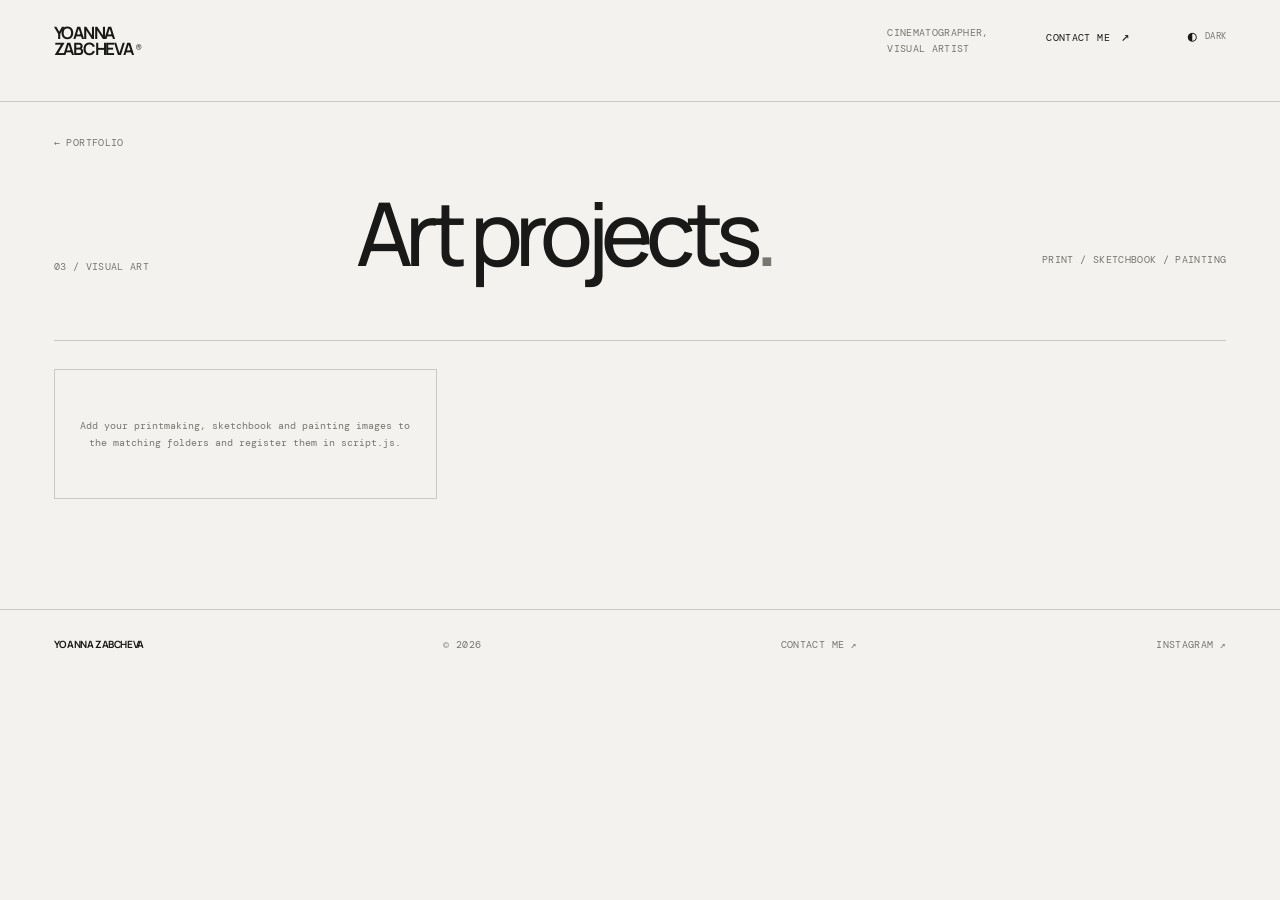
<file: drawings/index.html>
<!doctype html><html lang="en" data-theme="light"><head><meta charset="utf-8"><meta name="viewport" content="width=device-width,initial-scale=1"><meta name="theme-color" content="#f3f2ee"><title>Art projects — Yoanna Zabcheva</title><link rel="preconnect" href="https://fonts.googleapis.com"><link rel="preconnect" href="https://fonts.gstatic.com" crossorigin><link href="https://fonts.googleapis.com/css2?family=DM+Mono:wght@400;500&family=Manrope:wght@400;500;600;700&display=swap" rel="stylesheet"><link rel="stylesheet" href="../style.css"><script>try{document.documentElement.dataset.theme=localStorage.getItem('yz-theme')||'light'}catch(e){}</script></head><body data-page="art"><header class="site-header"><a class="wordmark" href="../" aria-label="Yoanna Zabcheva, home">YOANNA<br>ZABCHEVA<span>®</span></a><div class="header-right"><span class="descriptor">CINEMATOGRAPHER,<br>VISUAL ARTIST</span><a class="contact-link" href="../#contact">CONTACT ME <span>↗</span></a><button class="theme-toggle" type="button" aria-label="Switch theme"><span class="theme-icon">◐</span><span class="theme-label">DARK</span></button></div></header><main><div class="page-intro"><a class="back-link" href="../">← PORTFOLIO</a><div class="page-title-row"><span class="eyebrow">03 / VISUAL ART</span><h1>Art projects<span>.</span></h1><span class="page-index">PRINT / SKETCHBOOK / PAINTING</span></div></div><div class="filter-bar" id="filter-bar" aria-label="Filter collection"></div><section class="image-grid" id="image-grid" aria-label="Art projects gallery"></section></main><footer class="site-footer"><a href="../">YOANNA ZABCHEVA</a><span>© 2026</span><a href="../#contact">CONTACT ME ↗</a><a href="https://www.instagram.com/sminduh_/" target="_blank" rel="noopener noreferrer">INSTAGRAM ↗</a></footer><script src="../script.js"></script></body></html>
</file>
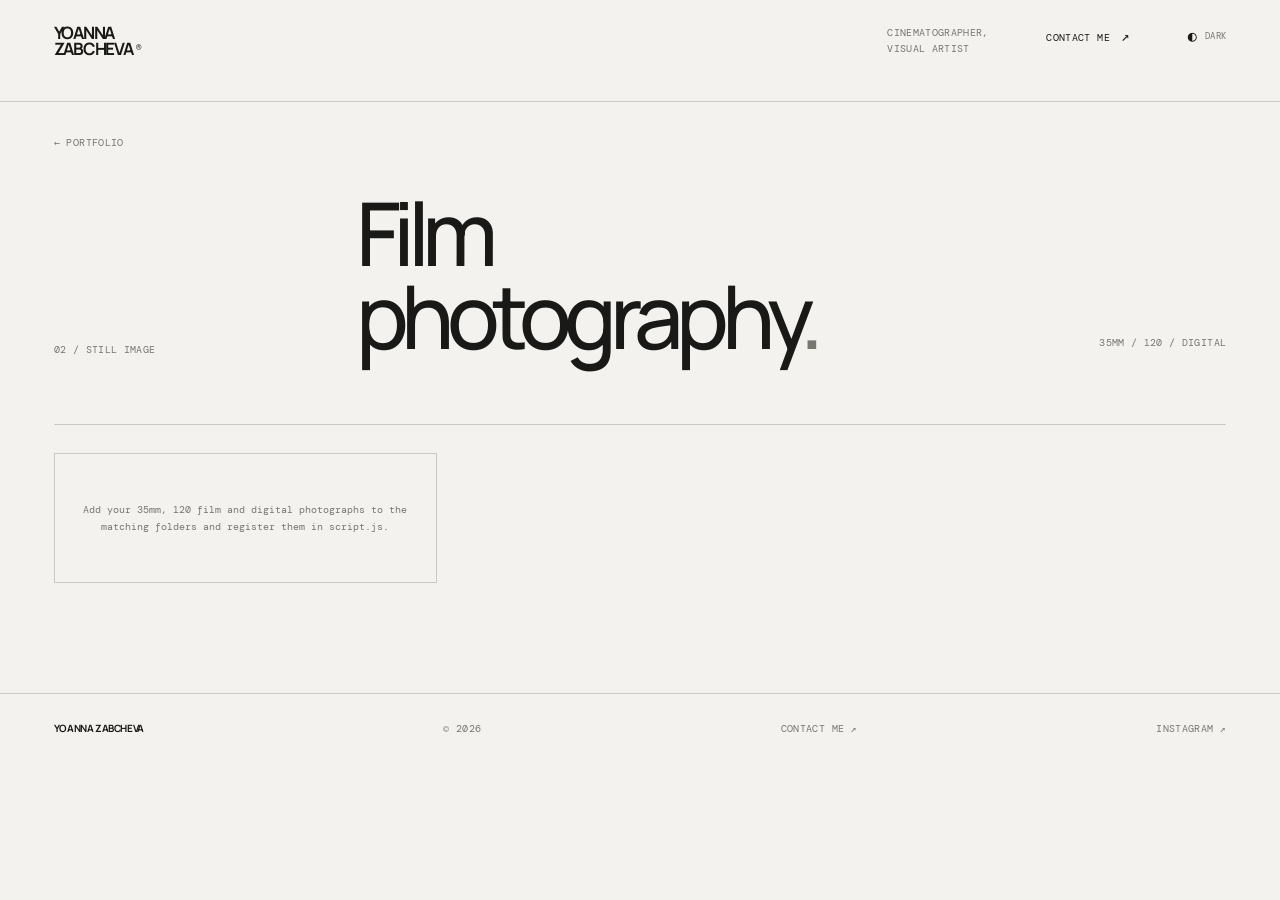
<file: film-photography/index.html>
<!doctype html><html lang="en" data-theme="light"><head><meta charset="utf-8"><meta name="viewport" content="width=device-width,initial-scale=1"><meta name="theme-color" content="#f3f2ee"><title>Film photography — Yoanna Zabcheva</title><link rel="preconnect" href="https://fonts.googleapis.com"><link rel="preconnect" href="https://fonts.gstatic.com" crossorigin><link href="https://fonts.googleapis.com/css2?family=DM+Mono:wght@400;500&family=Manrope:wght@400;500;600;700&display=swap" rel="stylesheet"><link rel="stylesheet" href="../style.css"><script>try{document.documentElement.dataset.theme=localStorage.getItem('yz-theme')||'light'}catch(e){}</script></head><body data-page="photos"><header class="site-header"><a class="wordmark" href="../" aria-label="Yoanna Zabcheva, home">YOANNA<br>ZABCHEVA<span>®</span></a><div class="header-right"><span class="descriptor">CINEMATOGRAPHER,<br>VISUAL ARTIST</span><a class="contact-link" href="../#contact">CONTACT ME <span>↗</span></a><button class="theme-toggle" type="button" aria-label="Switch theme"><span class="theme-icon">◐</span><span class="theme-label">DARK</span></button></div></header><main><div class="page-intro"><a class="back-link" href="../">← PORTFOLIO</a><div class="page-title-row"><span class="eyebrow">02 / STILL IMAGE</span><h1>Film photography<span>.</span></h1><span class="page-index">35MM / 120 / DIGITAL</span></div></div><div class="filter-bar" id="filter-bar" aria-label="Filter collection"></div><section class="image-grid" id="image-grid" aria-label="Film photography gallery"></section></main><footer class="site-footer"><a href="../">YOANNA ZABCHEVA</a><span>© 2026</span><a href="../#contact">CONTACT ME ↗</a><a href="https://www.instagram.com/sminduh_/" target="_blank" rel="noopener noreferrer">INSTAGRAM ↗</a></footer><script src="../script.js"></script></body></html>
</file>
<file: style.css>
*{box-sizing:border-box}
:root{color-scheme:light;--paper:#f3f2ee;--ink:#191917;--muted:#77766f;--line:rgba(25,25,23,.19);--panel:#e9e7e1;--soft:#d8d6cf}
html[data-theme="dark"]{color-scheme:dark;--paper:#171715;--ink:#eeede8;--muted:#99978f;--line:rgba(238,237,232,.2);--panel:#242421;--soft:#33332e}
html{scroll-behavior:smooth;background:var(--paper)}body{margin:0;background:var(--paper);color:var(--ink);font-family:Manrope,Arial,sans-serif;-webkit-font-smoothing:antialiased;transition:background .25s,color .25s}a{color:inherit;text-decoration:none}button{font:inherit;color:inherit}
.site-header{min-height:102px;padding:25px 4.2vw;display:flex;justify-content:space-between;align-items:flex-start;border-bottom:1px solid var(--line)}.wordmark{font-size:17px;line-height:.95;font-weight:700;letter-spacing:-.075em}.wordmark span{font:9px "DM Mono",monospace;vertical-align:top;margin-left:3px;letter-spacing:0}.header-right{display:flex;align-items:flex-start;gap:clamp(22px,4.5vw,72px)}.descriptor,.contact-link,.eyebrow,.project-meta,.site-footer,.theme-toggle,.section-top,.collection-number,.collection-description,.section-heading,.section-footnote,.page-index,.back-link,.viewer-close,.viewer-caption,.empty-note{font:10px/1.55 "DM Mono",monospace;letter-spacing:.035em}.descriptor{color:var(--muted)}.contact-link{padding-top:1px}.contact-link span,.contact-links span{font-size:14px;margin-left:5px}.theme-toggle{display:flex;gap:8px;align-items:center;border:0;background:none;padding:0;cursor:pointer;color:var(--muted);font-size:9px}.theme-icon{font-size:15px;color:var(--ink)}main{padding:0 4.2vw}.intro{min-height:0;padding:68px 0 58px;display:grid;grid-template-columns:1fr 1fr;grid-template-rows:auto auto;align-items:start;gap:20px}.eyebrow{margin:6px 0 0;color:var(--muted)}.eyebrow span{display:block;margin-top:7px}.intro-line{grid-column:1/-1;margin:24px 0 0;padding:22px 0 48px;border-top:1px solid var(--line);border-bottom:1px solid var(--line);font-size:clamp(88px,15vw,220px);line-height:.82;letter-spacing:-.095em;font-weight:500}.intro-note{grid-column:2;grid-row:1;justify-self:end;margin:8px 0 0;color:var(--muted);font-size:11px;line-height:1.65;text-align:right}
.collections{padding:10px 0 100px}.section-top,.section-heading{display:flex;justify-content:space-between;color:var(--muted);border-top:1px solid var(--line);padding-top:11px}.collection-card{position:relative;min-height:164px;border-bottom:1px solid var(--line);display:grid;grid-template-columns:.55fr 2fr 1.35fr 30px;align-items:center;gap:18px;overflow:hidden;transition:padding .35s}.collection-card:hover{padding-left:12px;padding-right:12px}.collection-number{color:var(--muted);align-self:start;padding-top:30px}.collection-title{font-size:clamp(28px,4.2vw,56px);letter-spacing:-.075em;font-weight:500;z-index:1}.collection-description{color:var(--muted);z-index:1}.collection-arrow{font-size:22px;justify-self:end;z-index:1;transition:transform .25s}.collection-card:hover .collection-arrow{transform:translate(3px,-3px)}.collection-shape{position:absolute;right:12%;top:50%;transform:translateY(-50%);height:110px;width:150px;opacity:.52;pointer-events:none}.collection-shape i{position:absolute;display:block;border:1px solid var(--muted);transition:transform .5s}.collection-card:hover .collection-shape i{transform:rotate(8deg) scale(1.04)}.shape-video i:nth-child(1){width:100px;height:66px;left:12px;top:20px}.shape-video i:nth-child(2){width:100px;height:66px;left:28px;top:8px}.shape-video i:nth-child(3){width:100px;height:66px;left:44px;top:-4px}.shape-photo i:nth-child(1){width:66px;height:90px;left:18px;top:9px}.shape-photo i:nth-child(2){width:66px;height:90px;left:42px;top:9px}.shape-photo i:nth-child(3){width:66px;height:90px;left:66px;top:9px}.shape-drawing i:nth-child(1){width:96px;height:72px;left:16px;top:12px;transform:rotate(-14deg)}.shape-drawing i:nth-child(2){width:96px;height:72px;left:30px;top:12px;transform:rotate(7deg)}.shape-drawing i:nth-child(3){width:96px;height:72px;left:44px;top:12px;transform:rotate(19deg)}
.bts-section{padding:0 0 100px}.bts-grid{display:grid;grid-template-columns:repeat(3,minmax(0,1fr));gap:12px;padding-top:22px}.bts-image{aspect-ratio:4/3;background:var(--panel);overflow:hidden}.bts-image img{width:100%;height:100%;object-fit:cover;display:block;transition:transform .5s}.bts-image:hover img{transform:scale(1.025)}.empty-gallery{min-height:130px;border:1px solid var(--line);display:flex;align-items:center;justify-content:center;padding:24px;text-align:center;color:var(--muted);font:10px/1.7 "DM Mono",monospace}.section-footnote{color:var(--muted);margin:12px 0 0}.contact-section{padding:0 0 100px}.contact-heading{font-size:clamp(44px,8vw,100px);line-height:.94;letter-spacing:-.085em;margin:35px 0 30px;font-weight:500}.contact-heading span{color:var(--muted)}.contact-links{display:flex;gap:34px;align-items:center;flex-wrap:wrap;font:10px "DM Mono",monospace}.contact-links a,.contact-links button{text-decoration:underline;text-underline-offset:4px}.contact-links button{border:0;background:none;padding:0;cursor:pointer;font:inherit;color:inherit}.site-footer{border-top:1px solid var(--line);min-height:88px;padding:27px 4.2vw;display:flex;justify-content:space-between;gap:18px;align-items:flex-start;color:var(--muted)}.site-footer a:first-child{color:var(--ink);font-family:Manrope,sans-serif;font-weight:700;letter-spacing:-.04em}.site-footer a{text-decoration:none}.site-footer a:hover,.contact-link:hover,.contact-links a:hover,.contact-links button:hover{opacity:.6}
.page-intro{padding:27px 0 38px}.back-link{color:var(--muted);display:inline-block;margin-bottom:40px}.page-title-row{display:grid;grid-template-columns:1fr 2fr 1fr;gap:18px;align-items:end}.page-title-row h1{font-size:clamp(40px,7vw,88px);line-height:.95;letter-spacing:-.085em;font-weight:500;margin:0}.page-title-row h1 span{color:var(--muted)}.page-index{color:var(--muted);text-align:right;padding-bottom:7px}.work-grid{display:grid;grid-template-columns:repeat(2,minmax(0,1fr));column-gap:14px;row-gap:48px;padding:0 0 110px}.project{min-width:0;cursor:pointer}.project:nth-child(4n+2),.project:nth-child(4n+3){transform:translateY(48px)}.media{position:relative;overflow:hidden;background:var(--panel);aspect-ratio:16/9}.media video,.media img{width:100%;height:100%;display:block;object-fit:cover;transition:transform .7s,opacity .35s}.media video{position:absolute;inset:0;opacity:.92}.media img{position:relative;z-index:1}.project:hover .media img{opacity:0}.project:hover .media video{transform:scale(1.025)}.media::after{content:"PLAY ↗";position:absolute;z-index:2;right:14px;bottom:12px;color:white;font:9px "DM Mono",monospace;opacity:0;text-shadow:0 1px 8px #000}.project:hover .media::after{opacity:1}.project-info{display:flex;justify-content:space-between;gap:16px;padding-top:11px}.project-title{font-size:13px;font-weight:600;letter-spacing:-.025em}.project-meta{color:var(--muted);text-align:right;white-space:nowrap;font-size:9px}.image-grid{display:grid;grid-template-columns:repeat(3,minmax(0,1fr));gap:12px;padding:0 0 110px}.image-card{min-width:0}.image-card img{width:100%;aspect-ratio:4/5;object-fit:cover;display:block;background:var(--panel)}.image-caption{display:flex;justify-content:space-between;gap:12px;padding-top:9px;font:9px/1.5 "DM Mono",monospace;color:var(--muted)}.viewer{position:fixed;inset:0;z-index:10;background:rgba(10,10,10,.97);display:none;align-items:center;justify-content:center;padding:5vh 5vw}.viewer.open{display:flex}.viewer video{width:100%;height:100%;max-height:82vh;object-fit:contain;outline:none}.viewer-close,.viewer-prev,.viewer-next{position:absolute;z-index:2;border:0;color:white;background:transparent;cursor:pointer}.viewer-close{top:25px;right:4.2vw;font-size:11px}.viewer-close span{font:24px Arial;vertical-align:-2px;margin-left:8px}.viewer-prev,.viewer-next{top:50%;font:26px Arial;padding:15px}.viewer-prev{left:12px}.viewer-next{right:12px}.viewer-caption{position:absolute;bottom:22px;left:4.2vw;right:4.2vw;display:flex;justify-content:space-between;color:rgba(255,255,255,.72)}
@media(min-width:1500px){.work-grid{column-gap:18px;row-gap:60px}.collection-card{min-height:185px}}@media(max-width:700px){.site-header{min-height:82px;padding:21px 5vw}.header-right{gap:13px}.descriptor{font-size:8px}.contact-link{font-size:8px}.theme-toggle{font-size:8px;gap:4px}.wordmark{font-size:15px}main{padding:0 5vw}.intro{min-height:0;padding:46px 0 45px;grid-template-columns:1fr 1fr;gap:15px}.intro-line{grid-column:1/-1;grid-row:2;font-size:clamp(68px,17vw,118px);padding:17px 0 29px;margin-top:10px}.intro-note{grid-column:2;grid-row:1;font-size:9px}.collections{padding-bottom:70px}.collection-card{min-height:125px;grid-template-columns:28px 1fr 24px;gap:10px}.collection-number{padding-top:22px}.collection-title{font-size:clamp(26px,7vw,39px)}.collection-description{grid-column:2;grid-row:2;align-self:start;font-size:8px;margin-top:-27px}.collection-arrow{grid-column:3;grid-row:1/3}.collection-shape{right:12%;opacity:.23;transform:translateY(-50%) scale(.72)}.bts-section,.contact-section{padding-bottom:70px}.bts-grid{grid-template-columns:repeat(2,minmax(0,1fr));gap:8px}.site-footer{padding:23px 5vw;flex-wrap:wrap;font-size:8px}.page-intro{padding-top:22px}.back-link{margin-bottom:30px}.page-title-row{grid-template-columns:1fr 1fr;gap:10px}.page-title-row .eyebrow{grid-column:1/-1}.page-title-row h1{font-size:clamp(38px,10vw,64px)}.page-index{font-size:8px}.work-grid{grid-template-columns:1fr;row-gap:30px;padding-bottom:70px}.project:nth-child(n){transform:none}.project-title{font-size:12px}.image-grid{grid-template-columns:repeat(2,minmax(0,1fr));gap:8px;padding-bottom:70px}.viewer{padding:5vh 3vw}.viewer-prev{left:0}.viewer-next{right:0}.viewer-caption{left:5vw;right:5vw;bottom:14px;font-size:9px}.contact-heading{font-size:clamp(46px,13vw,75px)}}@media(prefers-reduced-motion:reduce){*,*::before,*::after{scroll-behavior:auto!important;transition:none!important}}

/* Version 2 additions: editorial filters and biography / set photographs. */
.filter-bar{display:flex;gap:22px;flex-wrap:wrap;padding:0 0 28px;border-bottom:1px solid var(--line);margin-bottom:28px}.filter-button{border:0;background:none;padding:0;color:var(--muted);font:10px "DM Mono",monospace;text-transform:uppercase;cursor:pointer;letter-spacing:.035em}.filter-button:hover,.filter-button.active{color:var(--ink);text-decoration:underline;text-underline-offset:5px}.project[hidden],.image-card[hidden]{display:none!important}
.bio-section{padding:0 0 100px}.bio-layout{display:grid;grid-template-columns:.8fr 1.2fr;gap:7vw;padding-top:34px}.bio-copy h2{font-size:clamp(30px,4vw,54px);letter-spacing:-.075em;font-weight:500;margin:0 0 18px}.bio-copy p{max-width:390px;color:var(--muted);font-size:13px;line-height:1.8;margin:0}.bio-photos .bts-grid{padding-top:0}.bts-placeholder{display:flex;align-items:center;justify-content:center;color:var(--muted);font:9px "DM Mono",monospace;letter-spacing:.04em}.contact-section{padding-top:0}.contact-links{padding-top:28px;border-top:1px solid var(--line)}.contact-section .section-heading{padding-bottom:0}
@media(max-width:700px){.bio-layout{grid-template-columns:1fr;gap:28px}.bio-copy p{max-width:100%}.filter-bar{gap:15px;padding-bottom:20px}.filter-button{font-size:9px}.bio-section{padding-bottom:70px}}
</file>
